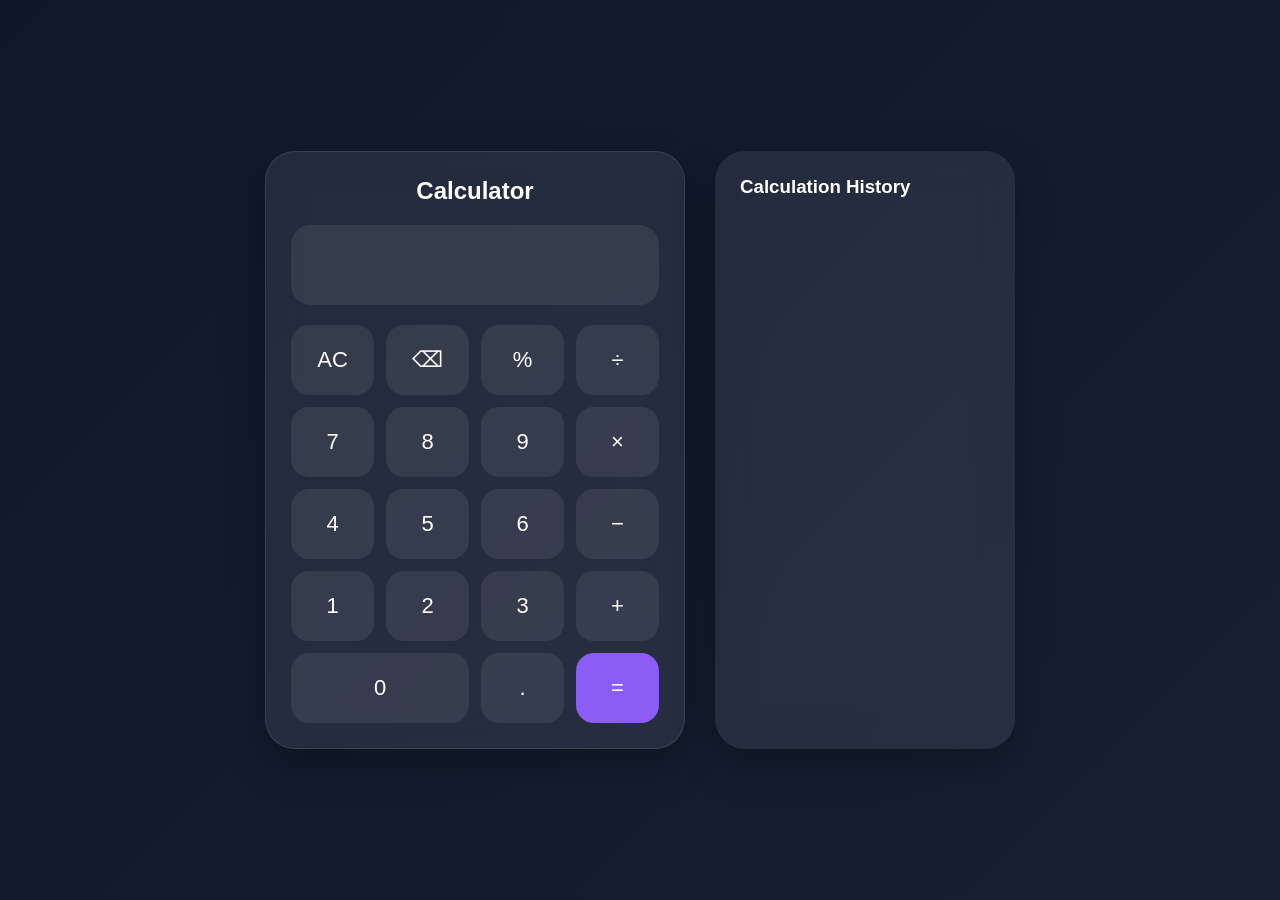
<file: index.html>
<!DOCTYPE html>
<html lang="en">
<head>
<meta charset="UTF-8">
<meta name="viewport" content="width=device-width, initial-scale=1.0">

<title>Pro Calculator</title>

<link rel="stylesheet" href="style.css">

<link rel="stylesheet"
href="https://cdnjs.cloudflare.com/ajax/libs/font-awesome/6.5.2/css/all.min.css">
</head>
<body>

<div class="container">

    <div class="calculator">

        <h2>Calculator</h2>

        <input type="text" id="display" readonly>

        <div class="buttons">

            <button onclick="clearDisplay()">AC</button>
            <button onclick="deleteLast()">⌫</button>
            <button onclick="append('%')">%</button>
            <button onclick="append('/')">÷</button>

            <button onclick="append('7')">7</button>
            <button onclick="append('8')">8</button>
            <button onclick="append('9')">9</button>
            <button onclick="append('*')">×</button>

            <button onclick="append('4')">4</button>
            <button onclick="append('5')">5</button>
            <button onclick="append('6')">6</button>
            <button onclick="append('-')">−</button>

            <button onclick="append('1')">1</button>
            <button onclick="append('2')">2</button>
            <button onclick="append('3')">3</button>
            <button onclick="append('+')">+</button>

            <button onclick="append('0')" class="zero">0</button>
            <button onclick="append('.')">.</button>
            <button onclick="calculate()" class="equal">=</button>

        </div>

    </div>

    <div class="history-panel">

        <h3>Calculation History</h3>

        <ul id="history-list"></ul>

    </div>

</div>

<script src="script.js"></script>

</body>
</html>
</file>
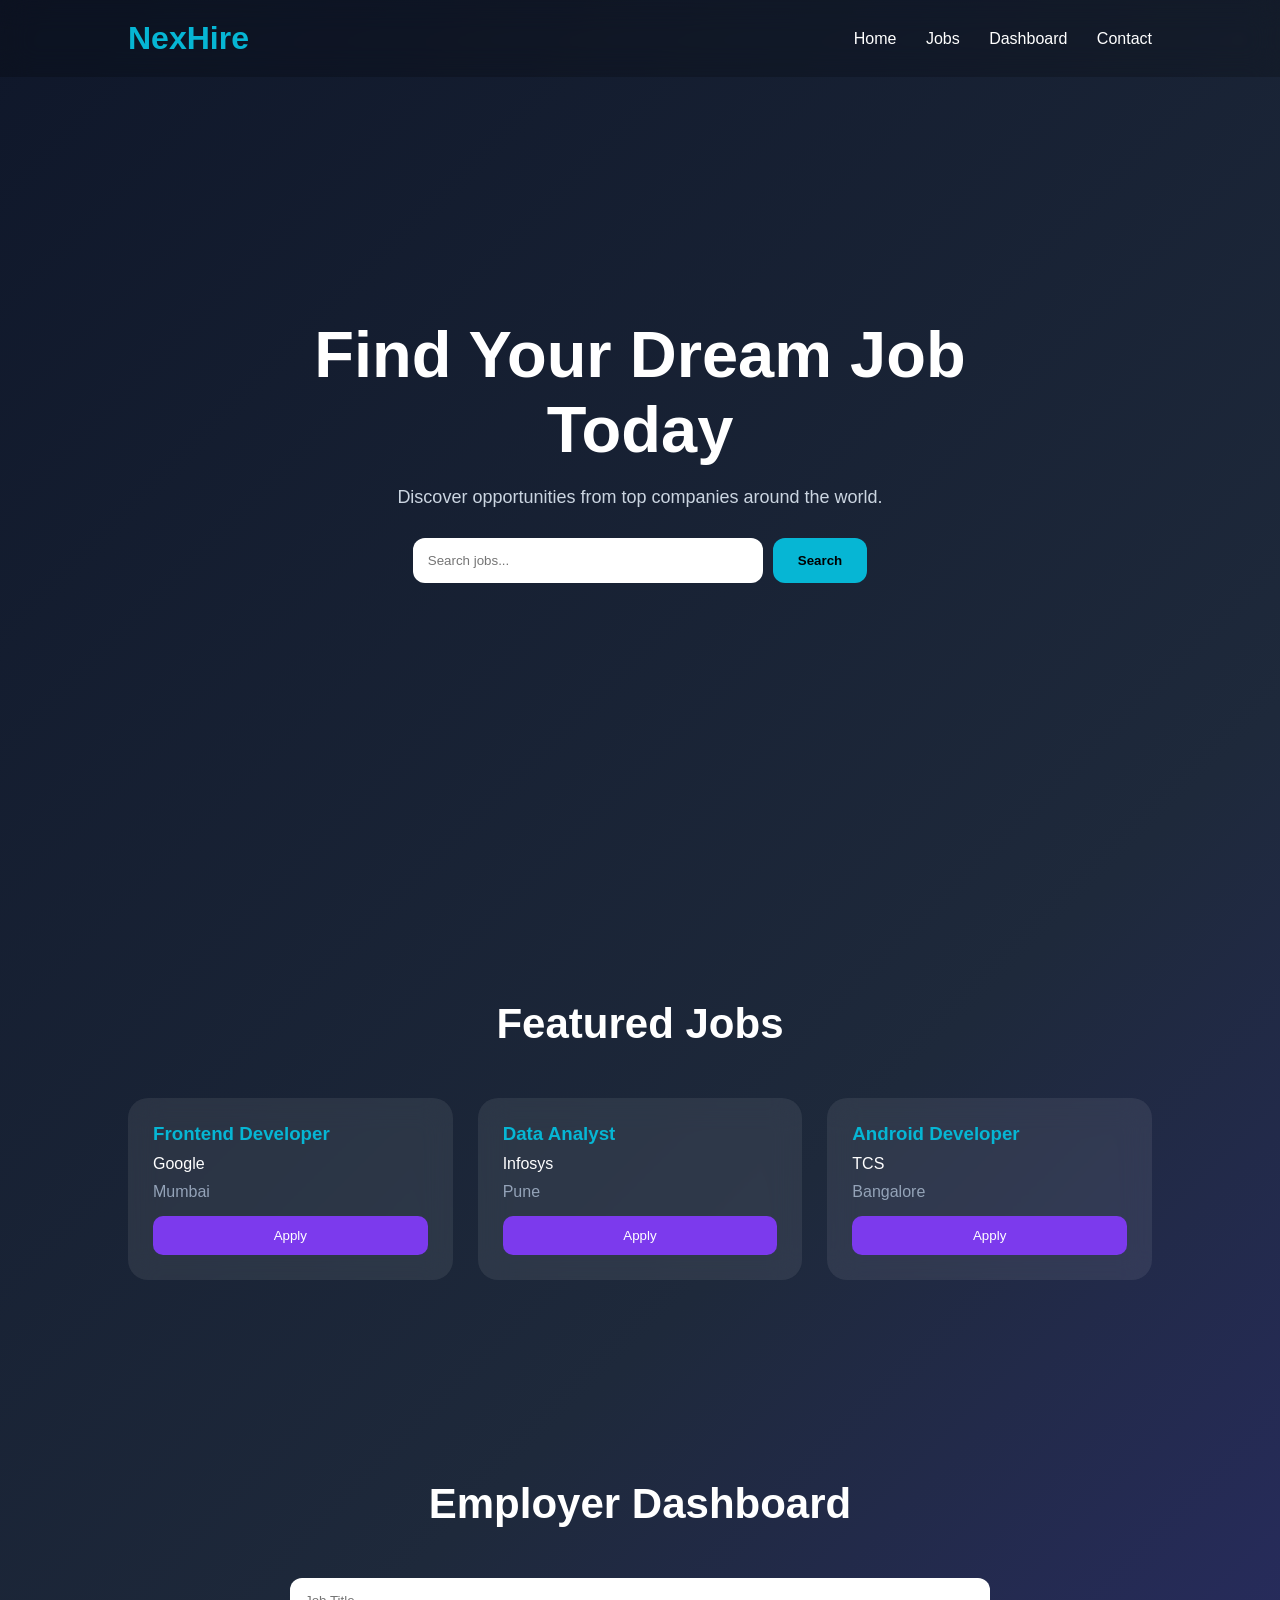
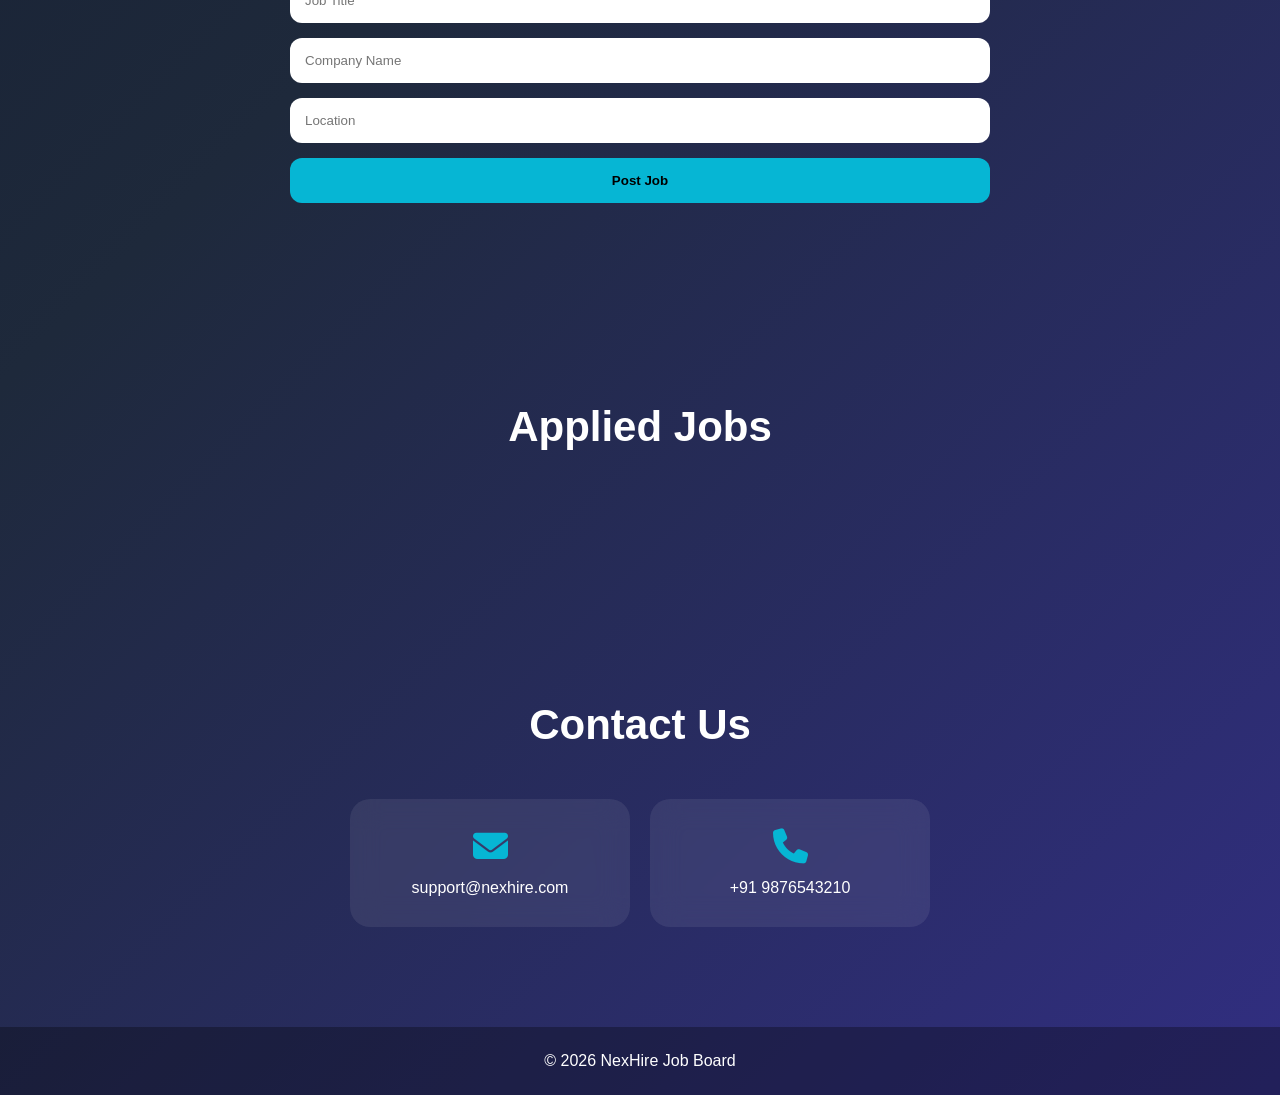
<file: Task_4_jobportal/index.html>
<!DOCTYPE html>
<html lang="en">

<head>
<meta charset="UTF-8">
<meta name="viewport" content="width=device-width, initial-scale=1.0">

<title>NexHire - Job Board</title>

<link rel="stylesheet" href="style.css">

<link rel="stylesheet"
href="https://cdnjs.cloudflare.com/ajax/libs/font-awesome/6.5.2/css/all.min.css">
</head>

<body>

<header>

<div class="logo">
    NexHire
</div>

<nav>
    <a href="#home">Home</a>
    <a href="#jobs">Jobs</a>
    <a href="#dashboard">Dashboard</a>
    <a href="#contact">Contact</a>
</nav>

</header>

<!-- HERO -->

<section class="hero" id="home">

<div class="hero-content">

<h1>Find Your Dream Job Today</h1>

<p>
Discover opportunities from top companies
around the world.
</p>

<div class="search-box">

<input
type="text"
id="searchInput"
placeholder="Search jobs...">

<button onclick="searchJobs()">
Search
</button>

</div>

</div>

</section>

<!-- JOBS -->

<section id="jobs">

<h2 class="section-title">
Featured Jobs
</h2>

<div class="job-grid" id="jobContainer">

<div class="job-card">

<h3>Frontend Developer</h3>

<p>Google</p>

<span>Mumbai</span>

<button onclick="applyJob('Frontend Developer')">
Apply
</button>

</div>

<div class="job-card">

<h3>Data Analyst</h3>

<p>Infosys</p>

<span>Pune</span>

<button onclick="applyJob('Data Analyst')">
Apply
</button>

</div>

<div class="job-card">

<h3>Android Developer</h3>

<p>TCS</p>

<span>Bangalore</span>

<button onclick="applyJob('Android Developer')">
Apply
</button>

</div>

</div>

</section>

<!-- EMPLOYER -->

<section id="dashboard">

<h2 class="section-title">
Employer Dashboard
</h2>

<div class="dashboard">

<input
type="text"
id="title"
placeholder="Job Title">

<input
type="text"
id="company"
placeholder="Company Name">

<input
type="text"
id="location"
placeholder="Location">

<button onclick="addJob()">
Post Job
</button>

</div>

</section>

<!-- APPLICATIONS -->

<section>

<h2 class="section-title">
Applied Jobs
</h2>

<ul id="applications"></ul>

</section>

<!-- CONTACT -->

<section id="contact">

<h2 class="section-title">
Contact Us
</h2>

<div class="contact">

<div class="contact-card">
<i class="fas fa-envelope"></i>
<p>support@nexhire.com</p>
</div>

<div class="contact-card">
<i class="fas fa-phone"></i>
<p>+91 9876543210</p>
</div>

</div>

</section>

<footer>

<p>
© 2026 NexHire Job Board
</p>

</footer>

<script src="script.js"></script>

</body>
</html>
</file>
<file: style.css>
*{
    margin:0;
    padding:0;
    box-sizing:border-box;
    font-family:'Segoe UI',sans-serif;
}

body{

    min-height:100vh;

    display:flex;
    justify-content:center;
    align-items:center;

    background:linear-gradient(
    135deg,
    #0f172a,
    #1e293b,
    #334155
    );

    background-size:400% 400%;

    animation:bgMove 12s ease infinite;
}

@keyframes bgMove{

    0%{
        background-position:0% 50%;
    }

    50%{
        background-position:100% 50%;
    }

    100%{
        background-position:0% 50%;
    }
}

.container{

    display:flex;
    gap:30px;
    flex-wrap:wrap;
    justify-content:center;
}

/* Calculator */

.calculator{

    width:420px;

    background:
    rgba(255,255,255,0.08);

    backdrop-filter:blur(20px);

    border:
    1px solid rgba(255,255,255,0.1);

    border-radius:30px;

    padding:25px;

    box-shadow:
    0 15px 40px rgba(0,0,0,.3);
}

.calculator h2{

    color:white;
    text-align:center;
    margin-bottom:20px;
}

/* Display */

#display{

    width:100%;

    height:80px;

    border:none;

    outline:none;

    border-radius:20px;

    padding:15px;

    font-size:32px;

    text-align:right;

    color:white;

    background:
    rgba(255,255,255,.08);

    margin-bottom:20px;
}

/* Buttons */

.buttons{

    display:grid;

    grid-template-columns:
    repeat(4,1fr);

    gap:12px;
}

button{

    height:70px;

    border:none;

    border-radius:18px;

    font-size:22px;

    cursor:pointer;

    color:white;

    background:
    rgba(255,255,255,.08);

    transition:.3s;
}

button:hover{

    transform:translateY(-4px);

    background:#06b6d4;

    color:black;
}

.zero{
    grid-column:span 2;
}

.equal{

    background:#8b5cf6;
}

.equal:hover{

    background:#7c3aed;
    color:white;
}

/* History */

.history-panel{

    width:300px;

    background:
    rgba(255,255,255,0.08);

    backdrop-filter:blur(20px);

    border-radius:30px;

    padding:25px;

    color:white;

    box-shadow:
    0 15px 40px rgba(0,0,0,.3);
}

.history-panel h3{

    margin-bottom:20px;
}

#history-list{

    list-style:none;
}

#history-list li{

    padding:10px;

    margin-bottom:10px;

    border-radius:10px;

    background:
    rgba(255,255,255,.05);

    word-wrap:break-word;
}

/* Responsive */

@media(max-width:850px){

    .container{

        flex-direction:column;
        align-items:center;
    }

    .calculator{
        width:95%;
        max-width:420px;
    }

    .history-panel{
        width:95%;
        max-width:420px;
    }
}
</file>
<file: Task_4_jobportal/style.css>
*{
    margin:0;
    padding:0;
    box-sizing:border-box;
    font-family:'Poppins',sans-serif;
    scroll-behavior:smooth;
}

:root{
    --primary:#7c3aed;
    --secondary:#06b6d4;
    --dark:#0f172a;
    --card:rgba(255,255,255,0.08);
    --text:#ffffff;
    --light:#cbd5e1;
}

body{
    background:linear-gradient(
    135deg,
    #0f172a,
    #1e293b,
    #312e81
    );

    color:white;
    min-height:100vh;
}

/* NAVBAR */

header{
    position:fixed;
    top:0;
    left:0;
    width:100%;
    padding:20px 10%;
    display:flex;
    justify-content:space-between;
    align-items:center;

    background:rgba(0,0,0,.2);
    backdrop-filter:blur(15px);

    z-index:1000;
}

.logo{
    font-size:32px;
    font-weight:700;
    color:var(--secondary);
}

nav a{
    color:white;
    text-decoration:none;
    margin-left:25px;
    transition:.3s;
}

nav a:hover{
    color:var(--secondary);
}

/* HERO */

.hero{
    min-height:100vh;

    display:flex;
    justify-content:center;
    align-items:center;

    text-align:center;

    padding:100px 10%;
}

.hero-content{
    max-width:800px;
}

.hero h1{
    font-size:65px;
    margin-bottom:20px;
}

.hero p{
    color:var(--light);
    margin-bottom:30px;
    font-size:18px;
}

/* SEARCH */

.search-box{
    display:flex;
    justify-content:center;
    gap:10px;
    flex-wrap:wrap;
}

.search-box input{
    width:350px;
    padding:15px;
    border:none;
    border-radius:12px;
    outline:none;
}

.search-box button{
    padding:15px 25px;
    border:none;
    border-radius:12px;
    background:var(--secondary);
    color:black;
    cursor:pointer;
    font-weight:600;
}

/* SECTION */

section{
    padding:100px 10%;
}

.section-title{
    text-align:center;
    font-size:42px;
    margin-bottom:50px;
}

/* JOBS */

.job-grid{
    display:grid;

    grid-template-columns:
    repeat(auto-fit,minmax(300px,1fr));

    gap:25px;
}

.job-card{
    background:var(--card);

    backdrop-filter:blur(15px);

    padding:25px;

    border-radius:20px;

    transition:.4s;
}

.job-card:hover{
    transform:translateY(-10px);
}

.job-card h3{
    margin-bottom:10px;
    color:var(--secondary);
}

.job-card p{
    margin-bottom:10px;
}

.job-card span{
    color:#94a3b8;
}

.job-card button{

    width:100%;

    margin-top:15px;

    padding:12px;

    border:none;

    border-radius:10px;

    background:var(--primary);

    color:white;

    cursor:pointer;
}

/* DASHBOARD */

.dashboard{
    max-width:700px;
    margin:auto;

    display:flex;
    flex-direction:column;
    gap:15px;
}

.dashboard input{

    padding:15px;

    border:none;

    border-radius:12px;
}

.dashboard button{

    padding:15px;

    border:none;

    border-radius:12px;

    background:var(--secondary);

    font-weight:600;

    cursor:pointer;
}

/* APPLICATIONS */

#applications{
    max-width:700px;
    margin:auto;
    list-style:none;
}

#applications li{

    background:var(--card);

    margin-bottom:15px;

    padding:15px;

    border-radius:12px;
}

/* CONTACT */

.contact{

    display:flex;

    justify-content:center;

    gap:20px;

    flex-wrap:wrap;
}

.contact-card{

    width:280px;

    text-align:center;

    padding:30px;

    background:var(--card);

    border-radius:20px;

    backdrop-filter:blur(15px);
}

.contact-card i{

    font-size:35px;

    margin-bottom:15px;

    color:var(--secondary);
}

/* FOOTER */

footer{

    padding:25px;

    text-align:center;

    background:rgba(0,0,0,.3);
}

/* RESPONSIVE */

@media(max-width:768px){

    nav{
        display:none;
    }

    .hero h1{
        font-size:40px;
    }

    .search-box input{
        width:100%;
    }
}
</file>
